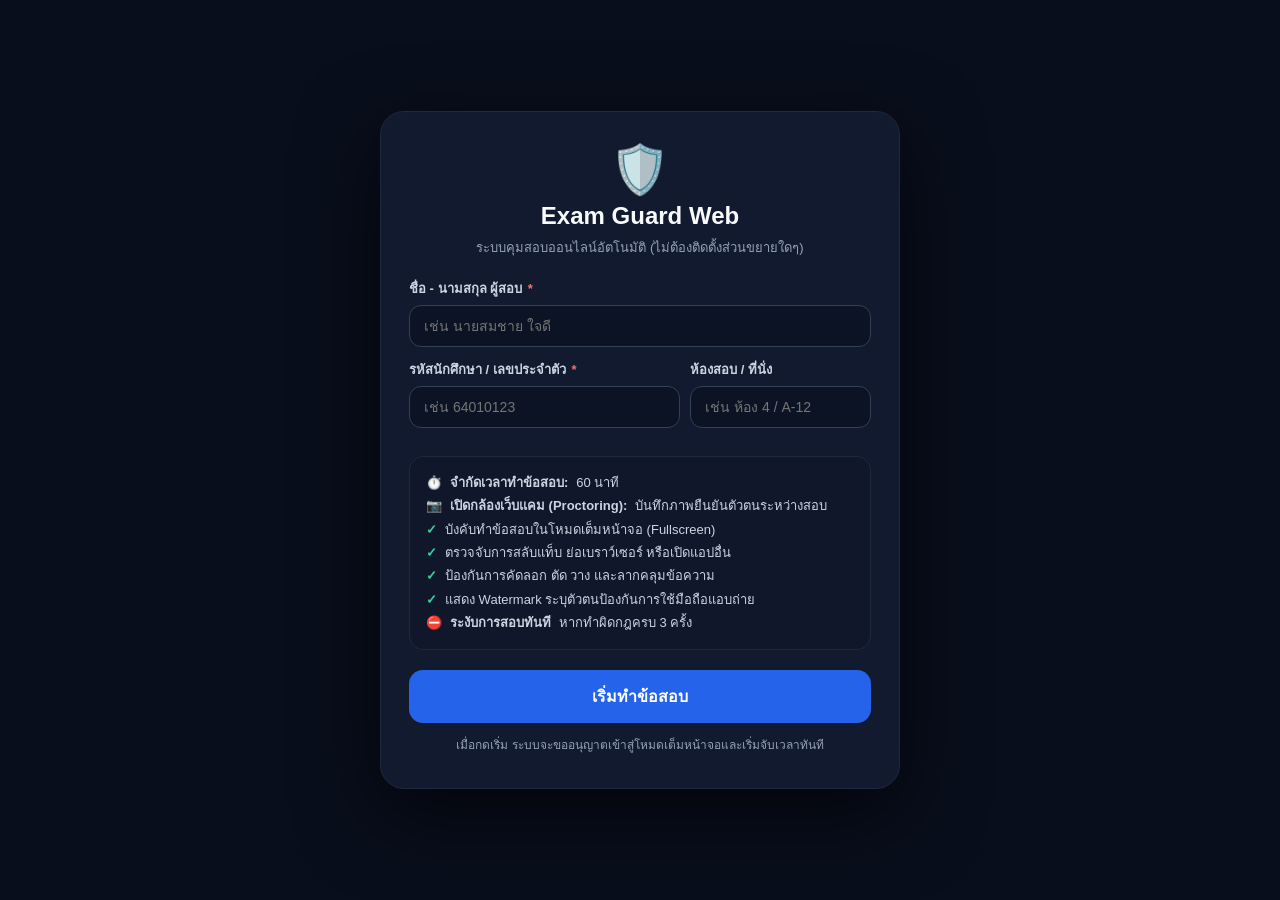
<file: index.html>
<!doctype html>
<html lang="th">
<head>
  <meta charset="utf-8">
  <title>ระบบสอบออนไลน์ Exam Guard - Google Forms Portal</title>
  <meta name="viewport" content="width=device-width, initial-scale=1">

  <!-- =====================================================================
       Exam Guard Web (Standalone Edition - Zero Extension Required)
       รองรับข้อสอบ Google Forms ทุกฟอร์ม (ทั้งของคุณและของคนอื่น)
       ===================================================================== -->
  <script src="portal.js?v=2.4.2"></script>
  <script src="exam-guard-web.js?v=2.4.2"></script>

  <style>
    :root {
      --bg: #0b1120;
      --card: #1e293b;
      --primary: #3b82f6;
      --text: #f8fafc;
      --muted: #94a3b8;
    }
    * { box-sizing: border-box; }
    html, body {
      margin: 0;
      padding: 0;
      width: 100%;
      height: 100%;
      background: var(--bg);
      font-family: -apple-system, BlinkMacSystemFont, "Segoe UI", Roboto, sans-serif;
      color: var(--text);
      overflow: hidden;
    }

    #app-container {
      display: flex;
      flex-direction: column;
      width: 100%;
      height: 100%;
    }

    #top-bar {
      display: none; /* ซ่อนแถบเครื่องมือครูสำหรับนักเรียนเป็นค่าเริ่มต้น */
      height: 48px;
      background: #111a2e;
      border-bottom: 1px solid #1e293b;
      align-items: center;
      justify-content: space-between;
      padding: 0 16px;
      font-size: 13px;
      z-index: 10;
      flex-shrink: 0;
    }
    #top-bar.proctor-visible {
      display: flex;
    }
    .badge-secure {
      background: rgba(16, 185, 129, 0.15);
      border: 1px solid #059669;
      color: #34d399;
      padding: 3px 10px;
      border-radius: 999px;
      font-weight: 700;
      font-size: 11px;
    }
    .top-actions {
      display: flex;
      align-items: center;
      gap: 8px;
    }
    .btn-top {
      background: #1e293b;
      border: 1px solid #334155;
      color: #cbd5e1;
      padding: 5px 12px;
      border-radius: 8px;
      font-size: 12px;
      cursor: pointer;
      font-weight: 600;
      transition: all 0.15s;
    }
    .btn-top:hover {
      background: #334155;
      color: #fff;
    }

    #form-wrapper {
      flex: 1;
      width: 100%;
      height: 100%;
      position: relative;
      background: #f0ebf8;
    }
    #top-bar.proctor-visible ~ #form-wrapper {
      height: calc(100% - 48px);
    }

    iframe#google-form-iframe {
      width: 100%;
      height: 100%;
      border: none;
      display: block;
    }

    /* Modals */
    .modal-overlay {
      display: none;
      position: fixed;
      inset: 0;
      background: rgba(0, 0, 0, 0.75);
      backdrop-filter: blur(6px);
      z-index: 2147483640;
      align-items: center;
      justify-content: center;
      padding: 20px;
    }
    .modal-card {
      background: #182239;
      border: 1px solid #334155;
      border-radius: 18px;
      width: min(580px, 95vw);
      padding: 28px 24px;
      box-shadow: 0 20px 60px rgba(0,0,0,0.6);
      text-align: left;
    }
    .modal-card h2 {
      margin: 0 0 10px;
      font-size: 19px;
      color: #fff;
    }
    .modal-card p {
      margin: 0 0 16px;
      font-size: 13px;
      color: var(--muted);
      line-height: 1.5;
    }
    .input-box {
      display: flex;
      gap: 8px;
      margin-bottom: 16px;
    }
    .modal-input {
      width: 100%;
      padding: 10px 14px;
      border-radius: 10px;
      border: 1px solid #334155;
      background: #0b1324;
      color: #fff;
      font-size: 13px;
      box-sizing: border-box;
    }
    .btn-primary {
      background: var(--primary);
      color: #fff;
      border: 0;
      border-radius: 10px;
      padding: 10px 18px;
      font-weight: 700;
      cursor: pointer;
    }
    .btn-primary:hover { background: #2563eb; }
    .info-tips {
      background: rgba(15, 23, 42, 0.6);
      border: 1px solid #1e293b;
      border-radius: 12px;
      padding: 14px;
      font-size: 12px;
      color: #cbd5e1;
      line-height: 1.6;
    }
    .info-tips strong { color: #60a5fa; }
  </style>
</head>
<body>

  <div id="app-container">
    <!-- แถบด้านบนสำหรับผู้คุมสอบ -->
    <div id="top-bar">
      <div style="display: flex; align-items: center; gap: 10px;">
        <span class="badge-secure">🛡️ Exam Guard Web Portal</span>
        <span style="color: #cbd5e1; font-weight: 600;">แบบทดสอบ Google Forms (Zero Extension)</span>
      </div>
      <div class="top-actions">
        <a href="dashboard.html" class="btn-top" style="background:#673ab7; color:#fff; text-decoration:none; display:inline-flex; align-items:center; gap:4px;">🎛️ แผงควบคุมเปิด-ปิด (Extended Form)</a>
        <button type="button" class="btn-top" id="btn-change-form">⚙️ นำ Google Form อื่นมาใส่</button>
        <button type="button" class="btn-top" id="btn-open-share">🔗 ลิงก์สำหรับส่งให้นักเรียน</button>
        <button type="button" class="btn-top" id="btn-view-snapshots">📷 ดูภาพถ่ายกล้อง</button>
        <button type="button" class="btn-top" id="btn-export-csv">📥 รายงาน (CSV)</button>
        <button type="button" class="btn-top" id="btn-reset-exam" style="color: #f87171;">🔄 รีเซ็ตใหม่</button>
      </div>
    </div>

    <!-- หน้าต่างแสดง Google Forms -->
    <div id="form-wrapper">
      <iframe 
        id="google-form-iframe" 
        src="about:blank" 
        allow="autoplay; fullscreen; camera; microphone"
        loading="lazy">
        กำลังโหลดแบบทดสอบ Google Forms...
      </iframe>
      <div id="empty-form-notice" style="display:none; position:absolute; inset:0; background:#0b1120; align-items:center; justify-content:center; flex-direction:column; padding:24px; text-align:center; z-index:5;">
        <div style="background:#182239; border:1px solid #334155; border-radius:20px; padding:32px 28px; max-width:520px; width:92%; box-shadow:0 20px 60px rgba(0,0,0,0.6);">
          <div style="font-size:48px; margin-bottom:12px;">📝</div>
          <h2 style="color:#fff; margin:0 0 10px; font-size:20px;">ไม่พบลิงก์แบบทดสอบ Google Forms</h2>
          <p style="color:#94a3b8; font-size:14px; margin:0 0 20px; line-height:1.6;">
            หน้านี้ยังไม่ได้ระบุลิงก์ข้อสอบ กรุณาเปิดผ่านลิงก์ที่ได้รับจากครูผู้สอน หรือนำลิงก์ Google Forms มาใส่ด้านล่างนี้เพื่อเริ่มสอบ:
          </p>
          <div style="display:flex; gap:8px; margin-bottom:16px;">
            <input type="url" id="empty-input-form-url" class="modal-input" placeholder="https://docs.google.com/forms/d/e/.../viewform" />
            <button type="button" class="btn-primary" id="empty-btn-load-form" style="white-space:nowrap;">เริ่มสอบ</button>
          </div>
          <div style="font-size:12px; color:#64748b; line-height:1.5;">
            💡 หากคุณเป็นครูผู้คุมสอบ: สามารถกด <strong>Ctrl + Shift + P</strong> เพื่อเปิดแถบเครื่องมือและแชร์ลิงก์ให้นักเรียน
          </div>
        </div>
      </div>
    </div>
  </div>

  <!-- Modal เปลี่ยน Google Form (ของคนอื่น หรือฟอร์มใหม่) -->
  <div id="change-form-modal" class="modal-overlay">
    <div class="modal-card">
      <h2>📝 นำข้อสอบ Google Forms (ของใครก็ได้) มาใส่ที่นี่</h2>
      <p>วางลิงก์ Google Forms ที่ต้องการคุมสอบด้านล่างนี้ ระบบจะโหลดข้อสอบเข้าสู่เกราะป้องกันทันที:</p>

      <div style="margin-bottom: 16px;">
        <label style="display:block; font-size:12px; margin-bottom:6px; color:#cbd5e1;">URL ของ Google Form:</label>
        <input type="url" class="modal-input" id="input-new-form-url" placeholder="https://docs.google.com/forms/d/e/.../viewform" />
      </div>

      <div class="info-tips">
        <strong>💡 ทุก Google Form รองรับระบบป้องกัน 100%:</strong><br>
        ไม่ว่าจะเป็น Google Form ของคุณเอง หรือของครูคนอื่น เพียงแค่นำลิงก์มาเปิดผ่านหน้านี้ ระบบจะเปิดใช้งานการจับเวลา, ลายน้ำ, เปิดกล้องเว็บแคม และบล็อกการสลับแท็บให้อัตโนมัติทันที
      </div>

      <div style="display:flex; justify-content:flex-end; gap:8px; margin-top:18px;">
        <button type="button" class="btn-top" id="btn-close-change-form">ยกเลิก</button>
        <button type="button" class="btn-primary" id="btn-save-form">บันทึกและเปลี่ยนข้อสอบ</button>
      </div>
    </div>
  </div>

  <!-- Modal สำหรับแชร์ลิงก์ให้นักเรียน -->
  <div id="share-modal" class="modal-overlay">
    <div class="modal-card">
      <h2>🔗 ลิงก์เฉพาะสำหรับส่งให้นักเรียนเข้าสอบ</h2>
      <p>ส่งลิงก์หน้านี้ให้นักเรียนเข้าทำข้อสอบแทนลิงก์ Google Forms ตรงๆ โดยที่นักเรียนไม่ต้องติดตั้งส่วนขยายใดๆ ทั้งสิ้น:</p>

      <div class="input-box">
        <input type="text" class="modal-input" id="share-link-input" readonly />
        <button type="button" class="btn-primary" id="btn-copy-share">คัดลอกลิงก์</button>
      </div>

      <div class="info-tips">
        <strong>⚠️ สำคัญมาก:</strong><br>
        - <strong>อย่าส่งลิงก์ <code>docs.google.com/...</code> ตรงๆ</strong> ให้นักเรียน เพราะเว็บ Google ตรงๆ จะไม่มีระบบป้องกันของ Exam Guard<br>
        - <strong>ต้องส่งลิงก์หน้านี้เท่านั้น!</strong> ระบบคุมสอบถึงจะทำงานและล็อกหน้าจอให้นักเรียนทุกคน
      </div>

      <div style="text-align: right; margin-top: 18px;">
        <button type="button" class="btn-top" id="btn-close-share">ปิดหน้าต่าง</button>
      </div>
    </div>
  </div>

</body>
</html>
</file>
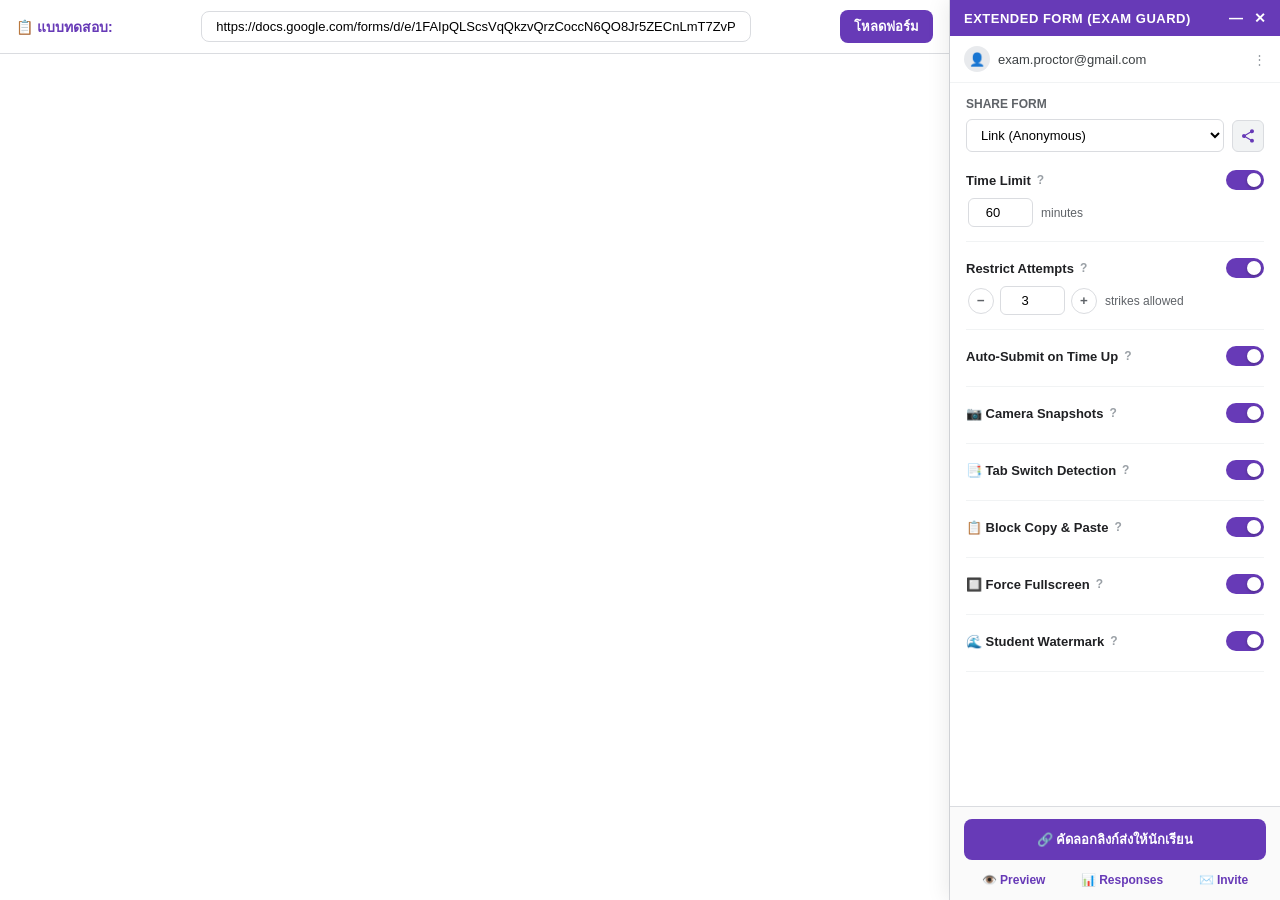
<file: dashboard.html>
<!doctype html>
<html lang="th">
<head>
  <meta charset="utf-8">
  <title>Exam Guard - Extended Form Control Panel</title>
  <meta name="viewport" content="width=device-width, initial-scale=1">
  <style>
    :root {
      --primary: #673ab7;
      --primary-dark: #512da8;
      --primary-light: #d1c4e9;
      --accent: #7c4dff;
      --bg: #f0ebf8;
      --text: #202124;
      --muted: #5f6368;
      --border: #dadce0;
      --sidebar-width: 330px;
    }

    * { box-sizing: border-box; }
    html, body {
      margin: 0;
      padding: 0;
      width: 100%;
      height: 100%;
      font-family: -apple-system, BlinkMacSystemFont, "Segoe UI", Roboto, "Google Sans", sans-serif;
      background: var(--bg);
      color: var(--text);
      overflow: hidden;
    }

    /* Layout */
    #layout {
      display: flex;
      width: 100%;
      height: 100%;
    }

    /* Left: Google Forms Preview */
    #form-container {
      flex: 1;
      height: 100%;
      display: flex;
      flex-direction: column;
      position: relative;
      background: #fdfbff;
      border-right: 1px solid var(--border);
    }

    .form-topbar {
      height: 54px;
      background: #fff;
      border-bottom: 1px solid var(--border);
      display: flex;
      align-items: center;
      justify-content: space-between;
      padding: 0 16px;
      font-size: 14px;
    }

    .form-url-input {
      flex: 1;
      max-width: 550px;
      margin: 0 16px;
      padding: 7px 14px;
      border-radius: 8px;
      border: 1px solid var(--border);
      font-size: 13px;
      outline: none;
    }
    .form-url-input:focus {
      border-color: var(--primary);
    }

    iframe#google-form-frame {
      flex: 1;
      width: 100%;
      height: 100%;
      border: none;
      background: #fff;
    }

    /* Right: Extended Form Sidebar (Exact match to screenshot) */
    #sidebar-panel {
      width: var(--sidebar-width);
      height: 100%;
      background: #ffffff;
      box-shadow: -4px 0 20px rgba(0,0,0,0.08);
      display: flex;
      flex-direction: column;
      z-index: 100;
      flex-shrink: 0;
    }

    /* Sidebar Header */
    .sidebar-header {
      background: var(--primary);
      color: #fff;
      padding: 10px 14px;
      display: flex;
      align-items: center;
      justify-content: space-between;
      font-size: 13px;
      font-weight: 700;
      letter-spacing: 0.5px;
    }
    .header-icons {
      display: flex;
      align-items: center;
      gap: 10px;
      font-size: 14px;
      cursor: pointer;
    }

    /* Profile Row */
    .profile-row {
      display: flex;
      align-items: center;
      justify-content: space-between;
      padding: 10px 14px;
      border-bottom: 1px solid #f1f3f4;
      font-size: 13px;
      color: #3c4043;
    }
    .profile-user {
      display: flex;
      align-items: center;
      gap: 8px;
    }
    .user-avatar {
      width: 26px;
      height: 26px;
      border-radius: 50%;
      background: #e8eaed;
      display: flex;
      align-items: center;
      justify-content: center;
      font-size: 13px;
    }

    /* Sidebar Content Scrollable */
    .sidebar-body {
      flex: 1;
      overflow-y: auto;
      padding: 14px 16px;
    }

    .section-title {
      font-size: 12px;
      font-weight: 600;
      color: var(--muted);
      margin-bottom: 8px;
      text-transform: uppercase;
    }

    /* Share Form Dropdown */
    .share-select-box {
      display: flex;
      align-items: center;
      gap: 8px;
      margin-bottom: 18px;
    }
    .share-select {
      flex: 1;
      padding: 7px 10px;
      border-radius: 6px;
      border: 1px solid var(--border);
      background: #fff;
      font-size: 13px;
      outline: none;
    }
    .btn-share-icon {
      background: #f1f3f4;
      border: 1px solid var(--border);
      border-radius: 6px;
      width: 32px;
      height: 32px;
      display: flex;
      align-items: center;
      justify-content: center;
      cursor: pointer;
      color: var(--primary);
    }
    .btn-share-icon:hover { background: #e8eaed; }

    /* Feature Item Row */
    .feature-item {
      margin-bottom: 16px;
      padding-bottom: 14px;
      border-bottom: 1px solid #f1f3f4;
    }
    .feature-header {
      display: flex;
      align-items: center;
      justify-content: space-between;
      margin-bottom: 6px;
    }
    .feature-label {
      display: flex;
      align-items: center;
      gap: 6px;
      font-size: 13px;
      font-weight: 600;
      color: #202124;
    }
    .icon-help {
      color: #9aa0a6;
      font-size: 12px;
      cursor: help;
    }

    /* Toggle Switch (Material / iOS Style) */
    .switch {
      position: relative;
      display: inline-block;
      width: 38px;
      height: 20px;
    }
    .switch input {
      opacity: 0;
      width: 0;
      height: 0;
    }
    .slider {
      position: absolute;
      cursor: pointer;
      top: 0; left: 0; right: 0; bottom: 0;
      background-color: #dadce0;
      transition: .25s;
      border-radius: 20px;
    }
    .slider:before {
      position: absolute;
      content: "";
      height: 14px;
      width: 14px;
      left: 3px;
      bottom: 3px;
      background-color: white;
      transition: .25s;
      border-radius: 50%;
      box-shadow: 0 1px 3px rgba(0,0,0,0.3);
    }
    input:checked + .slider {
      background-color: var(--primary);
    }
    input:checked + .slider:before {
      transform: translateX(18px);
    }

    /* Input sub-row */
    .sub-input-row {
      display: flex;
      align-items: center;
      gap: 8px;
      margin-top: 8px;
      padding-left: 2px;
    }
    .sub-num-input {
      width: 65px;
      padding: 6px 8px;
      border-radius: 6px;
      border: 1px solid var(--border);
      font-size: 13px;
      text-align: center;
    }
    .sub-unit-label {
      font-size: 12px;
      color: var(--muted);
    }

    /* Counter (+ - buttons) */
    .counter-box {
      display: flex;
      align-items: center;
      gap: 6px;
    }
    .btn-counter {
      width: 26px;
      height: 26px;
      border-radius: 50%;
      border: 1px solid var(--border);
      background: #fff;
      display: flex;
      align-items: center;
      justify-content: center;
      cursor: pointer;
      font-weight: bold;
      color: var(--muted);
    }
    .btn-counter:hover { background: #f1f3f4; color: #000; }

    /* Footer Buttons (Like ExtendedForms) */
    .sidebar-footer {
      border-top: 1px solid var(--border);
      padding: 12px 14px;
      background: #fafafa;
      display: flex;
      flex-direction: column;
      gap: 8px;
    }
    .btn-action-primary {
      width: 100%;
      background: var(--primary);
      color: #fff;
      border: 0;
      border-radius: 8px;
      padding: 10px;
      font-size: 13px;
      font-weight: 700;
      cursor: pointer;
      display: flex;
      align-items: center;
      justify-content: center;
      gap: 6px;
      transition: background 0.15s;
    }
    .btn-action-primary:hover {
      background: var(--primary-dark);
    }

    .footer-links {
      display: flex;
      justify-content: space-around;
      padding-top: 4px;
    }
    .btn-footer-link {
      background: transparent;
      border: 0;
      color: var(--primary);
      font-size: 12px;
      font-weight: 600;
      cursor: pointer;
      display: flex;
      align-items: center;
      gap: 4px;
    }
    .btn-footer-link:hover { text-decoration: underline; }

    /* Share Alert Modal */
    #copy-toast {
      position: fixed;
      bottom: 24px;
      right: 350px;
      background: #202124;
      color: #fff;
      padding: 12px 18px;
      border-radius: 8px;
      font-size: 13px;
      display: none;
      box-shadow: 0 4px 15px rgba(0,0,0,0.3);
      z-index: 1000;
    }
  </style>
</head>
<body>

  <div id="layout">
    <!-- Left: Google Forms Preview Screen -->
    <div id="form-container">
      <div class="form-topbar">
        <div style="display:flex; align-items:center; gap:8px;">
          <strong style="color:var(--primary);">📋 แบบทดสอบ:</strong>
        </div>
        <input 
          type="url" 
          id="custom-form-url" 
          class="form-url-input" 
          value="https://docs.google.com/forms/d/e/1FAIpQLScsVqQkzvQrzCoccN6QO8Jr5ZECnLmT7ZvPnTSs_aVXqd9lOw/viewform"
          placeholder="วางลิงก์ Google Forms ที่นี่"
        />
        <button type="button" class="btn-action-primary" id="btn-reload-form" style="width:auto; padding:6px 14px;">โหลดฟอร์ม</button>
      </div>

      <iframe id="google-form-frame" src="about:blank"></iframe>
    </div>

    <!-- Right: Extended Form Sidebar (Exact Layout from Screenshot) -->
    <div id="sidebar-panel">
      <!-- Title Bar -->
      <div class="sidebar-header">
        <span>EXTENDED FORM (EXAM GUARD)</span>
        <div class="header-icons">
          <span>—</span>
          <span>✕</span>
        </div>
      </div>

      <!-- Profile -->
      <div class="profile-row">
        <div class="profile-user">
          <div class="user-avatar">👤</div>
          <span>exam.proctor@gmail.com</span>
        </div>
        <span style="color:#9aa0a6; cursor:pointer;">⋮</span>
      </div>

      <!-- Body / Toggles -->
      <div class="sidebar-body">
        <div class="section-title">Share Form</div>
        <div class="share-select-box">
          <select class="share-select" id="share-mode">
            <option value="anonymous">Link (Anonymous)</option>
            <option value="restricted">Link (Require Student ID)</option>
          </select>
          <button type="button" class="btn-share-icon" id="btn-share-icon" title="คัดลอกลิงก์">
            <svg width="16" height="16" viewBox="0 0 24 24" fill="currentColor">
              <path d="M18 16.08c-.76 0-1.44.3-1.96.77L8.91 12.7c.05-.23.09-.46.09-.7s-.04-.47-.09-.7l7.05-4.11c.54.5 1.25.81 2.04.81 1.66 0 3-1.34 3-3s-1.34-3-3-3-3 1.34-3 3c0 .24.04.47.09.7L8.04 9.81C7.5 9.31 6.79 9 6 9c-1.66 0-3 1.34-3 3s1.34 3 3 3c.79 0 1.5-.31 2.04-.81l7.12 4.16c-.05.21-.08.43-.08.65 0 1.61 1.31 2.92 2.92 2.92 1.61 0 2.92-1.31 2.92-2.92s-1.31-2.92-2.92-2.92z"/>
            </svg>
          </button>
        </div>

        <!-- 1. Time Limit Toggle -->
        <div class="feature-item">
          <div class="feature-header">
            <span class="feature-label">
              <span>Time Limit</span>
              <span class="icon-help" title="กำหนดเวลาทำข้อสอบ">?</span>
            </span>
            <label class="switch">
              <input type="checkbox" id="toggle-timer" checked>
              <span class="slider"></span>
            </label>
          </div>
          <div class="sub-input-row" id="row-timer">
            <input type="number" id="input-timer" class="sub-num-input" value="60" min="1" max="300">
            <span class="sub-unit-label">minutes</span>
          </div>
        </div>

        <!-- 2. Restrict Attempts / Max Violations -->
        <div class="feature-item">
          <div class="feature-header">
            <span class="feature-label">
              <span>Restrict Attempts</span>
              <span class="icon-help" title="จำนวนครั้งที่ทำผิดกฎได้สูงสุดก่อนตัดสิทธิ์">?</span>
            </span>
            <label class="switch">
              <input type="checkbox" id="toggle-violations" checked>
              <span class="slider"></span>
            </label>
          </div>
          <div class="sub-input-row" id="row-violations">
            <div class="counter-box">
              <button type="button" class="btn-counter" id="btn-viol-minus">−</button>
              <input type="number" id="input-violations" class="sub-num-input" value="3" min="1" max="10" readonly>
              <button type="button" class="btn-counter" id="btn-viol-plus">+</button>
            </div>
            <span class="sub-unit-label">strikes allowed</span>
          </div>
        </div>

        <!-- 3. Auto-Submit after timer ends -->
        <div class="feature-item">
          <div class="feature-header">
            <span class="feature-label">
              <span>Auto-Submit on Time Up</span>
              <span class="icon-help" title="ล็อกหน้าจอข้อสอบทันทีเมื่อหมดเวลา">?</span>
            </span>
            <label class="switch">
              <input type="checkbox" id="toggle-autosubmit" checked>
              <span class="slider"></span>
            </label>
          </div>
        </div>

        <!-- 4. Camera Proctoring -->
        <div class="feature-item">
          <div class="feature-header">
            <span class="feature-label">
              <span>📷 Camera Snapshots</span>
              <span class="icon-help" title="เปิดกล้องเว็บแคมบันทึกภาพยืนยันตัวตน">?</span>
            </span>
            <label class="switch">
              <input type="checkbox" id="toggle-camera" checked>
              <span class="slider"></span>
            </label>
          </div>
        </div>

        <!-- 5. Tab Switch Detection -->
        <div class="feature-item">
          <div class="feature-header">
            <span class="feature-label">
              <span>📑 Tab Switch Detection</span>
              <span class="icon-help" title="ตรวจจับการสลับแท็บ ย่อเบราว์เซอร์">?</span>
            </span>
            <label class="switch">
              <input type="checkbox" id="toggle-tab" checked>
              <span class="slider"></span>
            </label>
          </div>
        </div>

        <!-- 6. Block Copy & Right Click -->
        <div class="feature-item">
          <div class="feature-header">
            <span class="feature-label">
              <span>📋 Block Copy & Paste</span>
              <span class="icon-help" title="บล็อกการคัดลอก ตัด และคลิกขวา">?</span>
            </span>
            <label class="switch">
              <input type="checkbox" id="toggle-copy" checked>
              <span class="slider"></span>
            </label>
          </div>
        </div>

        <!-- 7. Force Fullscreen -->
        <div class="feature-item">
          <div class="feature-header">
            <span class="feature-label">
              <span>🔲 Force Fullscreen</span>
              <span class="icon-help" title="บังคับทำข้อสอบในโหมดเต็มจอ">?</span>
            </span>
            <label class="switch">
              <input type="checkbox" id="toggle-fullscreen" checked>
              <span class="slider"></span>
            </label>
          </div>
        </div>

        <!-- 8. Watermark -->
        <div class="feature-item">
          <div class="feature-header">
            <span class="feature-label">
              <span>🌊 Student Watermark</span>
              <span class="icon-help" title="แสดงลายน้ำชื่อและรหัสป้องกันแอบถ่าย">?</span>
            </span>
            <label class="switch">
              <input type="checkbox" id="toggle-watermark" checked>
              <span class="slider"></span>
            </label>
          </div>
        </div>

      </div>

      <!-- Footer Buttons -->
      <div class="sidebar-footer">
        <button type="button" class="btn-action-primary" id="btn-copy-link">
          🔗 คัดลอกลิงก์ส่งให้นักเรียน
        </button>

        <div class="footer-links">
          <button type="button" class="btn-footer-link" id="btn-preview">
            👁️ Preview
          </button>
          <button type="button" class="btn-footer-link" id="btn-responses">
            📊 Responses
          </button>
          <button type="button" class="btn-footer-link" id="btn-invite">
            ✉️ Invite
          </button>
        </div>
      </div>
    </div>
  </div>

  <div id="copy-toast">✅ คัดลอกลิงก์ข้อสอบเรียบร้อยแล้ว! ส่งให้นักเรียนได้ทันที</div>

  <script src="dashboard.js"></script>
</body>
</html>
</file>
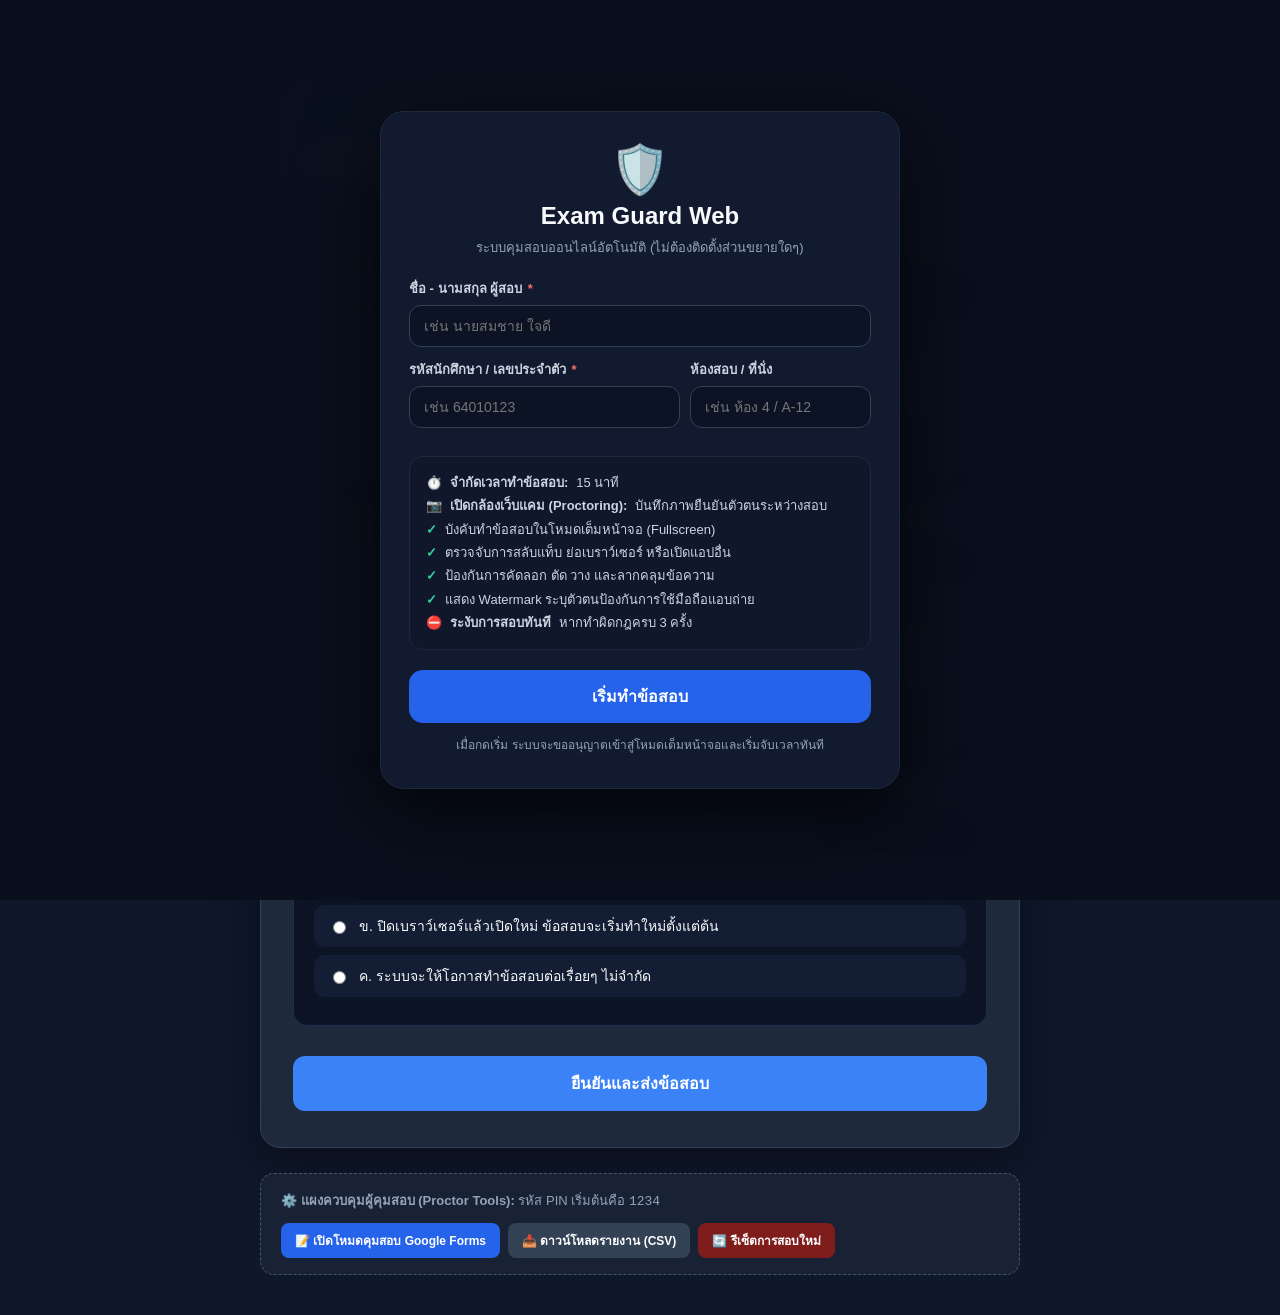
<file: demo-exam-page.html>
<!doctype html>
<html lang="th">
<head>
  <meta charset="utf-8">
  <title>แบบทดสอบวัดความรู้ทั่วไป (Exam Guard Web Demo)</title>
  <meta name="viewport" content="width=device-width, initial-scale=1">
  
  <!-- =====================================================================
       Exam Guard Web (Standalone - ไม่ต้องติดตั้งส่วนขยายใดๆ ทั้งสิ้น)
       เพียงใส่แท็ก <script src="exam-guard-web.js"></script> 
       ผู้สอบเปิดเว็บปุ๊บ ระบบคุมสอบ + ลายน้ำ + จับเวลา + ล็อกหน้าจอจะทำงานทันที!
       ===================================================================== -->
  <script src="demo-exam.js"></script>
  <script src="exam-guard-web.js"></script>

  <style>
    :root {
      --bg: #0f172a;
      --card-bg: #1e293b;
      --card-border: #334155;
      --primary: #3b82f6;
      --text: #f8fafc;
      --text-muted: #94a3b8;
    }
    * { box-sizing: border-box; }
    body {
      margin: 0;
      padding: 60px 20px 40px;
      font-family: -apple-system, BlinkMacSystemFont, "Segoe UI", Roboto, sans-serif;
      background: var(--bg);
      color: var(--text);
    }
    .exam-wrapper {
      max-width: 760px;
      margin: 0 auto;
      background: var(--card-bg);
      border: 1px solid var(--card-border);
      border-radius: 20px;
      padding: 36px 32px;
      box-shadow: 0 15px 45px rgba(0,0,0,0.4);
    }
    .exam-header {
      border-bottom: 1px solid var(--card-border);
      padding-bottom: 20px;
      margin-bottom: 28px;
    }
    .badge-protected {
      display: inline-flex;
      align-items: center;
      gap: 6px;
      background: rgba(16, 185, 129, 0.15);
      border: 1px solid #059669;
      color: #34d399;
      padding: 4px 12px;
      border-radius: 999px;
      font-size: 12px;
      font-weight: 700;
      margin-bottom: 12px;
    }
    h1 { margin: 0 0 8px; font-size: 24px; }
    p.desc { margin: 0; color: var(--text-muted); font-size: 14px; }
    .question-box {
      background: #0b1324;
      border: 1px solid #1e2e4f;
      border-radius: 14px;
      padding: 20px;
      margin-bottom: 20px;
    }
    .q-title {
      font-weight: 700;
      font-size: 15px;
      margin-bottom: 14px;
      color: #93c5fd;
      line-height: 1.5;
    }
    .choice-label {
      display: flex;
      align-items: center;
      gap: 10px;
      padding: 10px 14px;
      border-radius: 10px;
      background: #131d33;
      margin-bottom: 8px;
      cursor: pointer;
      font-size: 14px;
      transition: background 0.15s;
    }
    .choice-label:hover { background: #1c2b4d; }
    .btn-submit {
      width: 100%;
      padding: 15px;
      border-radius: 12px;
      border: 0;
      background: var(--primary);
      color: white;
      font-size: 16px;
      font-weight: 700;
      cursor: pointer;
      margin-top: 10px;
      transition: background 0.15s;
    }
    .btn-submit:hover { background: #2563eb; }

    /* Teacher / Tester Toolbar */
    .tester-toolbar {
      max-width: 760px;
      margin: 25px auto 0;
      padding: 16px 20px;
      background: rgba(30, 41, 59, 0.7);
      border: 1px dashed #475569;
      border-radius: 14px;
      display: flex;
      flex-wrap: wrap;
      align-items: center;
      justify-content: space-between;
      gap: 12px;
      font-size: 13px;
      color: var(--text-muted);
    }
    .toolbar-btns {
      display: flex;
      gap: 8px;
    }
    .btn-tool {
      background: #334155;
      color: #fff;
      border: 0;
      padding: 8px 14px;
      border-radius: 8px;
      font-size: 12px;
      cursor: pointer;
      font-weight: 600;
      transition: background 0.15s;
    }
    .btn-tool:hover { background: #475569; }
    .btn-tool-danger { background: #7f1d1d; }
    .btn-tool-danger:hover { background: #991b1b; }
  </style>
</head>
<body>

  <div class="exam-wrapper" id="exam-container">
    <div class="exam-header">
      <div class="badge-protected">🛡️ คุ้มครองด้วย Exam Guard Web (Zero Extension)</div>
      <h1>แบบทดสอบวัดความรู้ทั่วไปประจำปีการศึกษา</h1>
      <p class="desc">คำชี้แจง: มีทั้งหมด 3 ข้อ จงเลือกคำตอบที่ถูกต้องที่สุด ห้ามสลับแท็บ ย่อเบราว์เซอร์ หรือคัดลอกข้อความ</p>
    </div>

    <!-- ข้อที่ 1 -->
    <div class="question-box">
      <div class="q-title">ข้อที่ 1: ระบบ Exam Guard Web ช่วยคุมสอบออนไลน์อย่างไรโดยไม่ต้องติดตั้ง Extension?</div>
      <label class="choice-label">
        <input type="radio" name="q1" value="1"> ก. ต้องติดตั้งแอปพลิเคชันเสริมลงในเครื่องคอมพิวเตอร์ก่อน
      </label>
      <label class="choice-label">
        <input type="radio" name="q1" value="2"> ข. ทำงานผ่าน JavaScript ในหน้าเว็บโดยตรง ตรวจจับสลับแท็บ คัดลอก ย่อหน้าต่าง และจับเวลาได้ทันทีทุกเบราว์เซอร์
      </label>
      <label class="choice-label">
        <input type="radio" name="q1" value="3"> ค. ส่งข้อสอบไปตรวจที่สำนักงานใหญ่ด้วยไปรษณีย์
      </label>
    </div>

    <!-- ข้อที่ 2 -->
    <div class="question-box">
      <div class="q-title">ข้อที่ 2: หากผู้สอบพยายามกด Ctrl+C รัวๆ หรือลากคลุมข้อความ ระบบจะจัดการอย่างไร?</div>
      <label class="choice-label">
        <input type="radio" name="q1" value="1"> ก. ตัดสิทธิ์การสอบทันทีภายในเสี้ยววินาที
      </label>
      <label class="choice-label">
        <input type="radio" name="q2" value="2"> ข. ลากคลุมข้อความถูกบล็อก (ไม่ตัดสิทธิ์), ส่วน Ctrl+C มี Cooldown 2.5 วินาที นับเพียง 1 ครั้ง ไม่เด้งรัว
      </label>
      <label class="choice-label">
        <input type="radio" name="q2" value="3"> ค. ปล่อยให้คัดลอกได้ตามปกติ
      </label>
    </div>

    <!-- ข้อที่ 3 -->
    <div class="question-box">
      <div class="q-title">ข้อที่ 3: หากผู้สอบทำผิดกฎสะสมครบ 3 ครั้ง หรือหมดเวลาสอบ จะเกิดอะไรขึ้น?</div>
      <label class="choice-label">
        <input type="radio" name="q3" value="1"> ก. หน้าจอจะล็อกถาวรทันที (กด F5 ก็ไม่หาย) ต้องให้อาจารย์ใส่รหัส PIN เพื่อปลดล็อก
      </label>
      <label class="choice-label">
        <input type="radio" name="q3" value="2"> ข. ปิดเบราว์เซอร์แล้วเปิดใหม่ ข้อสอบจะเริ่มทำใหม่ตั้งแต่ต้น
      </label>
      <label class="choice-label">
        <input type="radio" name="q3" value="3"> ค. ระบบจะให้โอกาสทำข้อสอบต่อเรื่อยๆ ไม่จำกัด
      </label>
    </div>

    <button type="button" class="btn-submit" id="btn-submit-exam">
      ยืนยันและส่งข้อสอบ
    </button>
  </div>

  <!-- เครื่องมือสำหรับผู้คุมสอบ / ผู้ทดสอบ -->
  <div class="tester-toolbar">
    <div>⚙️ <strong>แผงควบคุมผู้คุมสอบ (Proctor Tools):</strong> รหัส PIN เริ่มต้นคือ <code>1234</code></div>
    <div class="toolbar-btns">
      <a href="index.html" class="btn-tool" style="background:#2563eb; text-decoration:none; display:inline-flex; align-items:center;">📝 เปิดโหมดคุมสอบ Google Forms</a>
      <button type="button" class="btn-tool" id="btn-demo-export">📥 ดาวน์โหลดรายงาน (CSV)</button>
      <button type="button" class="btn-tool btn-tool-danger" id="btn-demo-reset">🔄 รีเซ็ตการสอบใหม่</button>
    </div>
  </div>

</body>
</html>
</file>
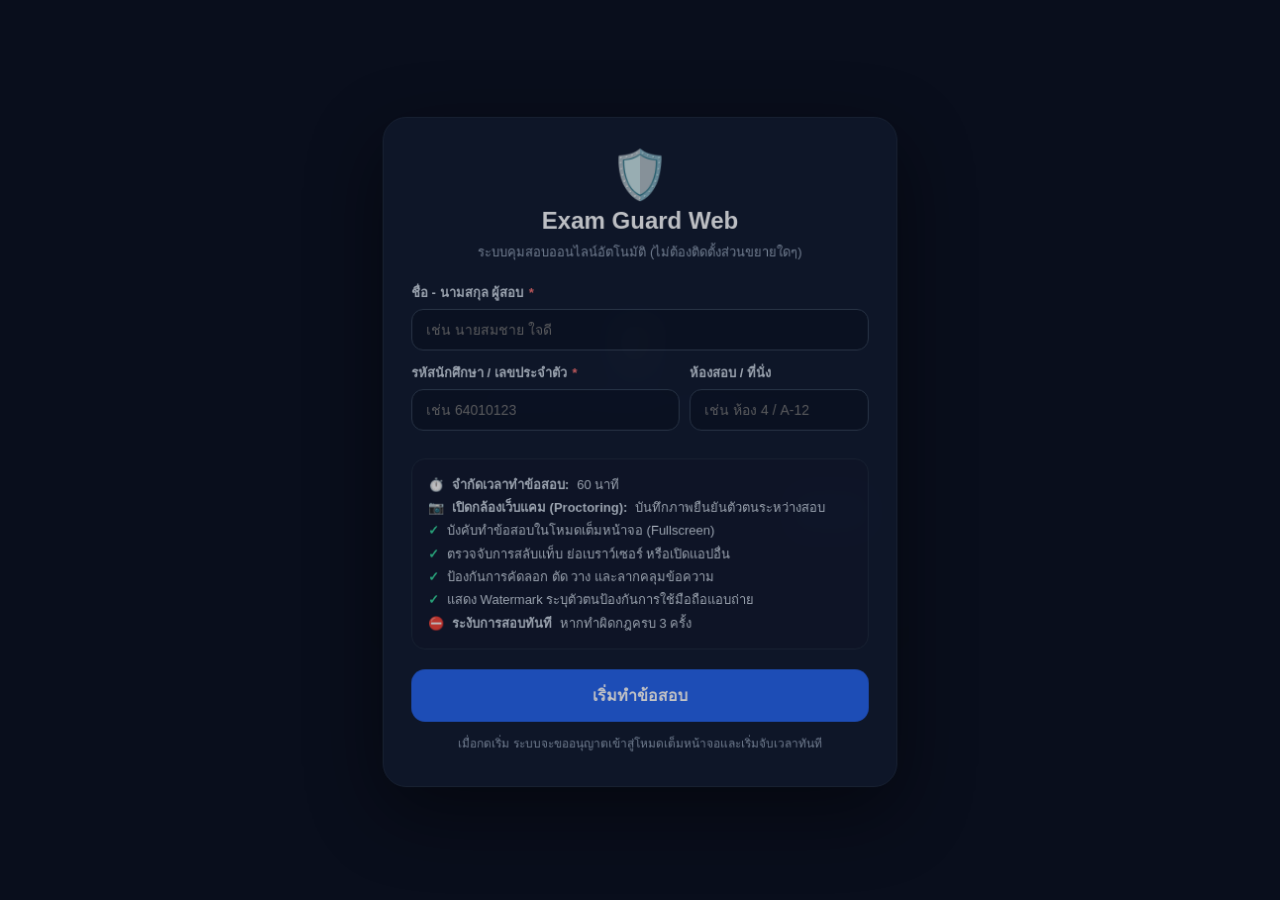
<file: exam-portal.html>
<!doctype html>
<html lang="th">
<head>
  <meta charset="utf-8">
  <meta http-equiv="refresh" content="0; url=index.html">
  <title>กำลังเปลี่ยนเส้นทางไปยังหน้าแบบทดสอบ Exam Guard...</title>
</head>
<body style="font-family: sans-serif; background: #0b1120; color: #f8fafc; display: flex; align-items: center; justify-content: center; height: 100vh; margin: 0;">
  <div style="text-align: center;">
    <h2>กำลังเปิดหน้าระบบสอบ Exam Guard...</h2>
    <p><a href="index.html" style="color: #60a5fa;">คลิกที่นี่หากเบราว์เซอร์ไม่เปลี่ยนหน้าอัตโนมัติ</a></p>
  </div>
</body>
</html>
</file>
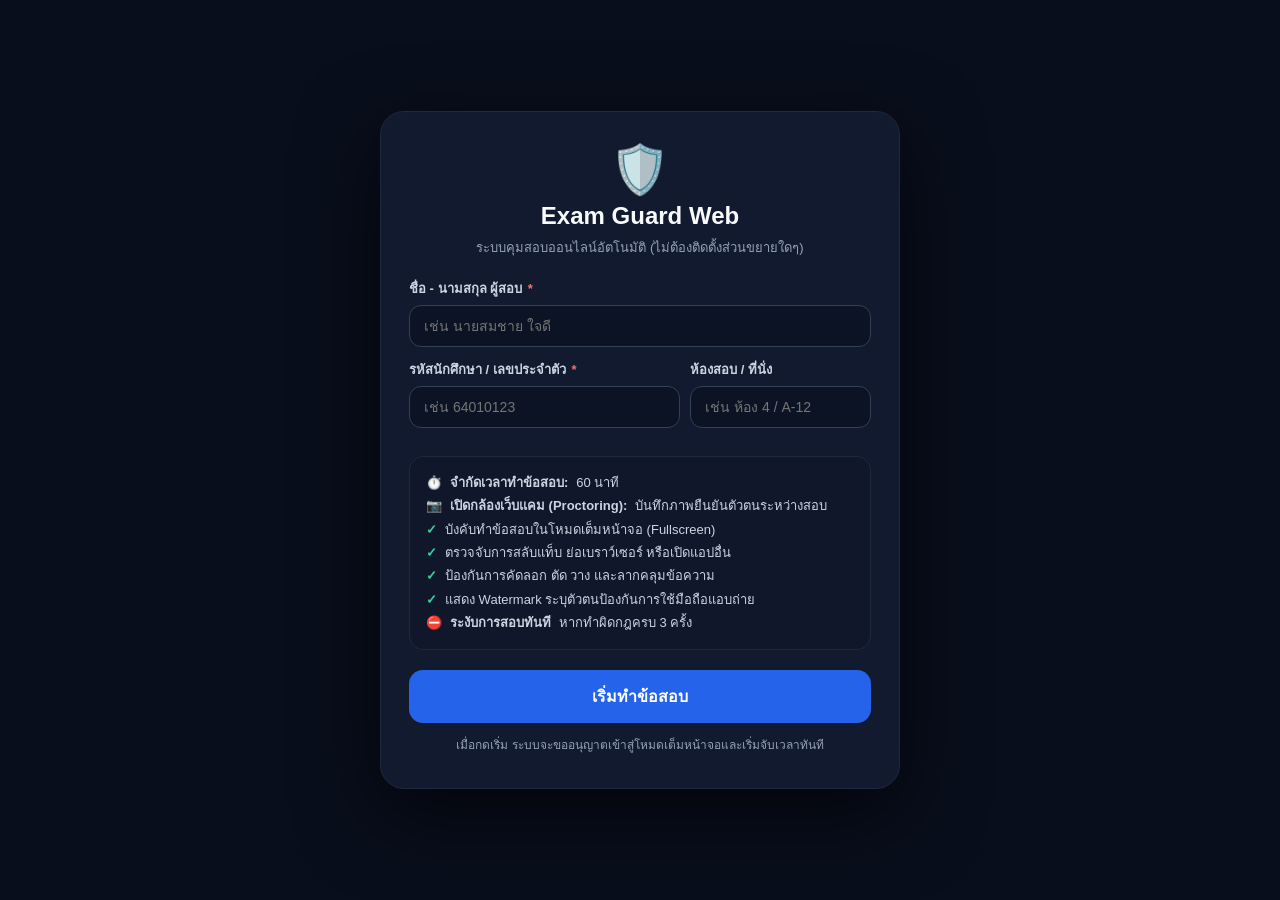
<file: google-forms-exam.html>
<!doctype html>
<html lang="th">
<head>
  <meta charset="utf-8">
  <title>กำลังเปลี่ยนเส้นทางไปยังหน้าแบบทดสอบ Exam Guard...</title>
  <script>
    window.location.replace("index.html" + window.location.search);
  </script>
</head>
<body style="font-family: sans-serif; background: #0b1120; color: #f8fafc; display: flex; align-items: center; justify-content: center; height: 100vh; margin: 0;">
  <div style="text-align: center;">
    <h2>กำลังเปิดหน้าระบบสอบ Exam Guard...</h2>
    <p><a id="redir-link" href="index.html" style="color: #60a5fa;">คลิกที่นี่หากเบราว์เซอร์ไม่เปลี่ยนหน้าอัตโนมัติ</a></p>
  </div>
  <script>
    const a = document.getElementById("redir-link");
    if (a) a.href = "index.html" + window.location.search;
  </script>
</body>
</html>
</file>
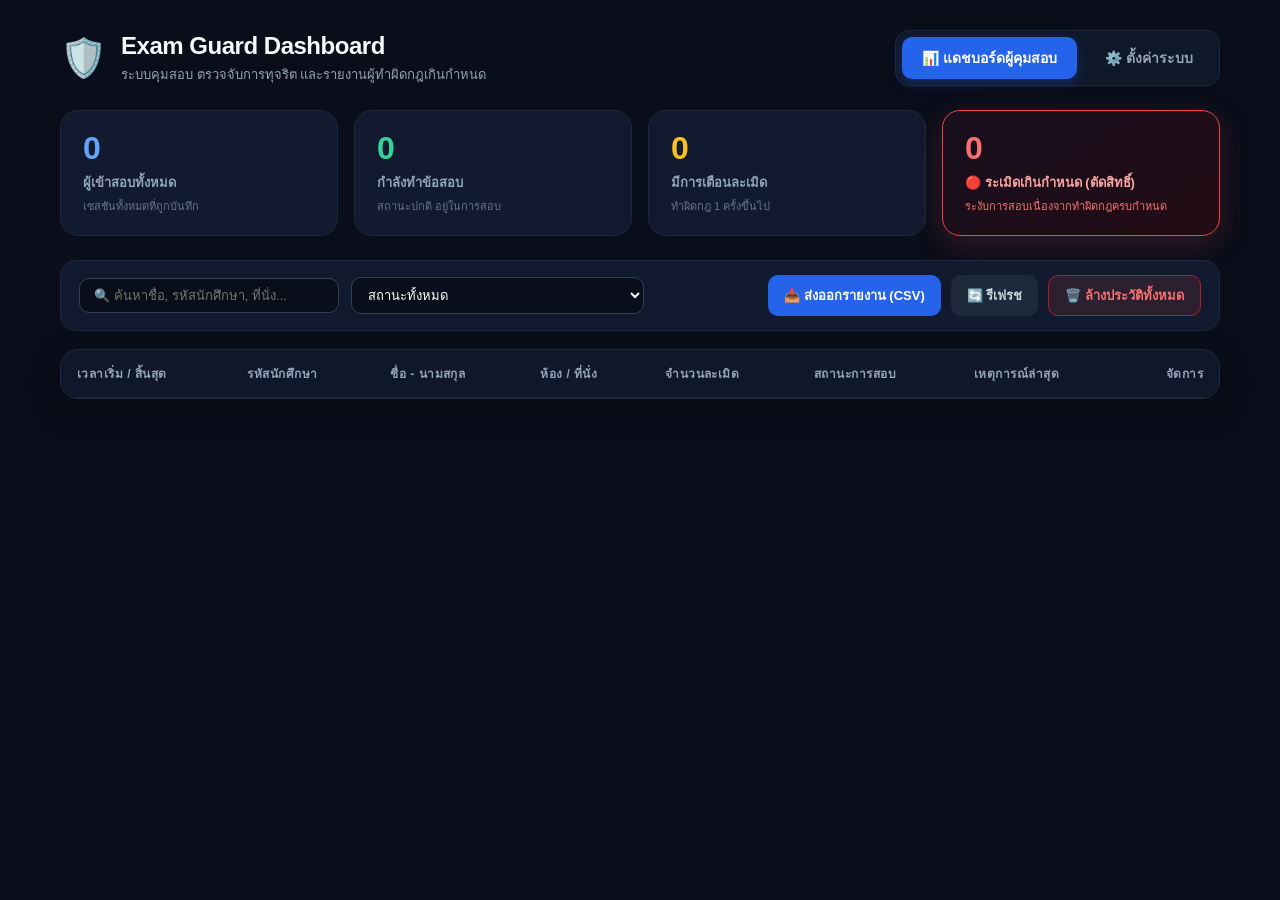
<file: options.html>
<!doctype html>
<html lang="th">
<head>
  <meta charset="utf-8">
  <title>Exam Guard - แดชบอร์ดผู้คุมสอบ & การตั้งค่า</title>
  <meta name="viewport" content="width=device-width, initial-scale=1">
  <style>
    :root {
      --bg: #090e1a;
      --card-bg: #111a2e;
      --card-border: #1e293b;
      --card-hover: #17233d;
      --text: #f8fafc;
      --text-muted: #94a3b8;
      --primary: #2563eb;
      --primary-hover: #1d4ed8;
      --danger: #ef4444;
      --danger-bg: rgba(239, 68, 68, 0.12);
      --danger-border: #b91c1c;
      --warning: #f59e0b;
      --warning-bg: rgba(245, 158, 11, 0.12);
      --success: #10b981;
      --success-bg: rgba(16, 185, 129, 0.12);
      --font: -apple-system, BlinkMacSystemFont, "Segoe UI", Roboto, Helvetica, Arial, sans-serif;
    }

    * { box-sizing: border-box; }
    body {
      margin: 0;
      padding: 0;
      background: var(--bg);
      color: var(--text);
      font-family: var(--font);
      min-height: 100vh;
    }

    .container {
      max-width: 1200px;
      margin: 0 auto;
      padding: 30px 20px 60px;
    }

    /* Header */
    .header {
      display: flex;
      justify-content: space-between;
      align-items: center;
      margin-bottom: 24px;
      flex-wrap: wrap;
      gap: 16px;
    }

    .header-left {
      display: flex;
      align-items: center;
      gap: 14px;
    }

    .header-icon {
      font-size: 38px;
    }

    .header-title h1 {
      margin: 0;
      font-size: 24px;
      font-weight: 800;
      letter-spacing: -0.02em;
    }

    .header-title p {
      margin: 4px 0 0;
      color: var(--text-muted);
      font-size: 13px;
    }

    /* Tabs */
    .tabs {
      display: flex;
      gap: 8px;
      background: #0f172a;
      padding: 6px;
      border-radius: 14px;
      border: 1px solid var(--card-border);
    }

    .tab-btn {
      padding: 10px 20px;
      border-radius: 10px;
      border: 0;
      background: transparent;
      color: var(--text-muted);
      font-size: 14px;
      font-weight: 600;
      cursor: pointer;
      transition: all 0.15s ease;
      display: flex;
      align-items: center;
      gap: 8px;
    }

    .tab-btn:hover {
      color: #fff;
    }

    .tab-btn.active {
      background: var(--primary);
      color: #fff;
      box-shadow: 0 4px 12px rgba(37, 99, 235, 0.3);
    }

    /* Tab Content Panes */
    .tab-pane {
      display: none;
      animation: fadeIn 0.2s ease-in-out;
    }

    .tab-pane.active {
      display: block;
    }

    @keyframes fadeIn {
      from { opacity: 0; transform: translateY(6px); }
      to { opacity: 1; transform: translateY(0); }
    }

    /* Metric Cards */
    .metrics-grid {
      display: grid;
      grid-template-columns: repeat(auto-fit, minmax(240px, 1fr));
      gap: 16px;
      margin-bottom: 24px;
    }

    .metric-card {
      background: var(--card-bg);
      border: 1px solid var(--card-border);
      border-radius: 18px;
      padding: 20px 22px;
      position: relative;
      overflow: hidden;
    }

    .metric-card.danger-highlight {
      border-color: #ef4444;
      background: linear-gradient(145deg, #18101e, #230c14);
      box-shadow: 0 8px 30px rgba(239, 68, 68, 0.2);
    }

    .metric-val {
      font-size: 32px;
      font-weight: 800;
      line-height: 1.1;
      margin-bottom: 6px;
    }

    .metric-label {
      color: var(--text-muted);
      font-size: 13px;
      font-weight: 600;
    }

    .metric-desc {
      font-size: 11px;
      color: #64748b;
      margin-top: 4px;
    }

    /* Controls Bar */
    .controls-bar {
      display: flex;
      justify-content: space-between;
      align-items: center;
      flex-wrap: wrap;
      gap: 12px;
      margin-bottom: 18px;
      background: var(--card-bg);
      border: 1px solid var(--card-border);
      border-radius: 16px;
      padding: 14px 18px;
    }

    .filter-group {
      display: flex;
      align-items: center;
      gap: 12px;
      flex-wrap: wrap;
      flex: 1;
    }

    .search-input {
      background: #090e1a;
      border: 1px solid #334155;
      color: white;
      padding: 9px 14px;
      border-radius: 10px;
      font-size: 13px;
      min-width: 260px;
      outline: none;
    }

    .search-input:focus {
      border-color: var(--primary);
    }

    .filter-select {
      background: #090e1a;
      border: 1px solid #334155;
      color: white;
      padding: 9px 12px;
      border-radius: 10px;
      font-size: 13px;
      outline: none;
    }

    .actions-group {
      display: flex;
      gap: 10px;
    }

    .btn {
      padding: 9px 16px;
      border-radius: 10px;
      border: 0;
      font-size: 13px;
      font-weight: 600;
      cursor: pointer;
      display: inline-flex;
      align-items: center;
      gap: 6px;
      transition: all 0.15s ease;
    }

    .btn-primary { background: var(--primary); color: white; }
    .btn-primary:hover { background: var(--primary-hover); }
    .btn-secondary { background: #1e293b; color: #cbd5e1; }
    .btn-secondary:hover { background: #334155; color: white; }
    .btn-danger { background: var(--danger-bg); color: #f87171; border: 1px solid var(--danger-border); }
    .btn-danger:hover { background: #ef4444; color: white; }

    /* Table */
    .table-container {
      background: var(--card-bg);
      border: 1px solid var(--card-border);
      border-radius: 18px;
      overflow: hidden;
      box-shadow: 0 10px 30px rgba(0, 0, 0, 0.3);
    }

    table {
      width: 100%;
      border-collapse: collapse;
      text-align: left;
      font-size: 13px;
    }

    th {
      background: #0f172a;
      color: var(--text-muted);
      font-weight: 700;
      padding: 14px 16px;
      border-bottom: 1px solid var(--card-border);
      font-size: 12px;
      text-transform: uppercase;
      letter-spacing: 0.04em;
    }

    td {
      padding: 14px 16px;
      border-bottom: 1px solid #1a243b;
      vertical-align: middle;
    }

    tr:last-child td {
      border-bottom: none;
    }

    tr.row-terminated {
      background: rgba(239, 68, 68, 0.06);
    }

    tr:hover {
      background: var(--card-hover);
    }

    /* Badges */
    .badge {
      display: inline-flex;
      align-items: center;
      gap: 5px;
      padding: 4px 10px;
      border-radius: 999px;
      font-size: 11px;
      font-weight: 700;
      white-space: nowrap;
    }

    .badge-term {
      background: var(--danger-bg);
      color: #f87171;
      border: 1px solid var(--danger-border);
    }

    .badge-warn {
      background: var(--warning-bg);
      color: #fbbf24;
      border: 1px solid #d97706;
    }

    .badge-ok {
      background: var(--success-bg);
      color: #34d399;
      border: 1px solid #059669;
    }

    .action-btn-group {
      display: flex;
      gap: 6px;
    }

    .btn-xs {
      padding: 5px 9px;
      border-radius: 8px;
      font-size: 11px;
      font-weight: 600;
      cursor: pointer;
      border: 1px solid #334155;
      background: #1e293b;
      color: #cbd5e1;
    }

    .btn-xs:hover {
      background: #334155;
      color: white;
    }

    .btn-xs-unlock {
      background: rgba(16, 185, 129, 0.15);
      border-color: #059669;
      color: #34d399;
    }
    .btn-xs-unlock:hover {
      background: #10b981;
      color: white;
    }

    /* Empty state */
    .empty-state {
      padding: 60px 20px;
      text-align: center;
      color: var(--text-muted);
    }
    .empty-icon { font-size: 42px; margin-bottom: 12px; }

    /* Modal */
    .modal-backdrop {
      position: fixed;
      inset: 0;
      background: rgba(0, 0, 0, 0.8);
      backdrop-filter: blur(8px);
      z-index: 9999;
      display: none;
      align-items: center;
      justify-content: center;
      padding: 20px;
    }

    .modal {
      background: #111a2e;
      border: 1px solid #283755;
      border-radius: 20px;
      width: min(620px, 96vw);
      max-height: 85vh;
      display: flex;
      flex-direction: column;
      box-shadow: 0 25px 70px rgba(0, 0, 0, 0.6);
      animation: fadeIn 0.2s ease;
    }

    .modal-header {
      padding: 20px 24px;
      border-bottom: 1px solid #1e293b;
      display: flex;
      justify-content: space-between;
      align-items: center;
    }

    .modal-header h3 {
      margin: 0;
      font-size: 18px;
    }

    .modal-close {
      background: transparent;
      border: 0;
      color: var(--text-muted);
      font-size: 20px;
      cursor: pointer;
    }
    .modal-close:hover { color: white; }

    .modal-body {
      padding: 20px 24px;
      overflow-y: auto;
      flex: 1;
    }

    .modal-footer {
      padding: 16px 24px;
      border-top: 1px solid #1e293b;
      display: flex;
      justify-content: flex-end;
      gap: 10px;
    }

    /* Settings Box */
    .settings-card {
      background: var(--card-bg);
      border: 1px solid var(--card-border);
      border-radius: 20px;
      padding: 30px;
      max-width: 800px;
      margin: 0 auto;
    }

    .settings-group {
      margin-bottom: 24px;
    }

    .settings-group label {
      display: block;
      font-size: 14px;
      font-weight: 700;
      margin-bottom: 8px;
    }

    .settings-group input,
    .settings-group textarea {
      width: 100%;
      padding: 12px 14px;
      border-radius: 12px;
      border: 1px solid #334155;
      background: #090e1a;
      color: white;
      font-size: 14px;
      font-family: inherit;
      outline: none;
    }

    .settings-group textarea {
      height: 140px;
      line-height: 1.6;
    }

    .settings-group input:focus,
    .settings-group textarea:focus {
      border-color: var(--primary);
    }

    .settings-hint {
      color: var(--text-muted);
      font-size: 12px;
      margin-top: 6px;
    }

    .checkbox-label {
      display: flex;
      align-items: center;
      gap: 10px;
      cursor: pointer;
      user-select: none;
    }

    .checkbox-label input {
      width: 18px;
      height: 18px;
    }

    #save-msg {
      margin-top: 14px;
      font-weight: 600;
      font-size: 14px;
    }
  </style>
</head>
<body>
  <div class="container">
    <!-- Header -->
    <div class="header">
      <div class="header-left">
        <span class="header-icon">🛡️</span>
        <div class="header-title">
          <h1>Exam Guard Dashboard</h1>
          <p>ระบบคุมสอบ ตรวจจับการทุจริต และรายงานผู้ทำผิดกฎเกินกำหนด</p>
        </div>
      </div>

      <!-- Navigation Tabs -->
      <div class="tabs">
        <button class="tab-btn active" id="tab-btn-dashboard">
          📊 แดชบอร์ดผู้คุมสอบ
        </button>
        <button class="tab-btn" id="tab-btn-settings">
          ⚙️ ตั้งค่าระบบ
        </button>
      </div>
    </div>

    <!-- PANE 1: PROCTOR DASHBOARD -->
    <div class="tab-pane active" id="pane-dashboard">
      <!-- Real-time Alert Banner -->
      <div id="live-alert-banner" style="display: none; background: rgba(239, 68, 68, 0.18); border: 1px solid #ef4444; border-radius: 14px; padding: 14px 18px; margin-bottom: 20px; align-items: center; justify-content: space-between; gap: 14px;">
        <div style="display: flex; align-items: center; gap: 12px;">
          <span style="font-size: 26px;">🚨</span>
          <div>
            <div id="live-alert-title" style="font-weight: 800; color: #f87171; font-size: 15px;">ตรวจพบผู้เข้าสอบถูกระงับการสอบ!</div>
            <div id="live-alert-desc" style="font-size: 13px; color: #fca5a5;">มีผู้ทำผิดกฎการสอบครบกำหนด</div>
          </div>
        </div>
        <button type="button" id="btn-dismiss-alert" style="background: transparent; border: 1px solid rgba(239,68,68,0.5); color: #fca5a5; padding: 6px 12px; border-radius: 8px; cursor: pointer; font-size: 12px;">✕ ปิดการแจ้งเตือน</button>
      </div>

      <!-- Metric Cards -->
      <div class="metrics-grid">
        <div class="metric-card">
          <div class="metric-val" id="metric-total" style="color: #60a5fa;">0</div>
          <div class="metric-label">ผู้เข้าสอบทั้งหมด</div>
          <div class="metric-desc">เซสชันทั้งหมดที่ถูกบันทึก</div>
        </div>

        <div class="metric-card">
          <div class="metric-val" id="metric-active" style="color: #34d399;">0</div>
          <div class="metric-label">กำลังทำข้อสอบ</div>
          <div class="metric-desc">สถานะปกติ อยู่ในการสอบ</div>
        </div>

        <div class="metric-card">
          <div class="metric-val" id="metric-warned" style="color: #fbbf24;">0</div>
          <div class="metric-label">มีการเตือนละเมิด</div>
          <div class="metric-desc">ทำผิดกฎ 1 ครั้งขึ้นไป</div>
        </div>

        <div class="metric-card danger-highlight">
          <div class="metric-val" id="metric-terminated" style="color: #f87171;">0</div>
          <div class="metric-label" style="color: #fca5a5;">🔴 ระเมิดเกินกำหนด (ตัดสิทธิ์)</div>
          <div class="metric-desc" style="color: #f87171;">ระงับการสอบเนื่องจากทำผิดกฎครบกำหนด</div>
        </div>
      </div>

      <!-- Controls & Search -->
      <div class="controls-bar">
        <div class="filter-group">
          <input type="text" id="search-input" class="search-input" placeholder="🔍 ค้นหาชื่อ, รหัสนักศึกษา, ที่นั่ง..." />
          <select id="status-filter" class="filter-select">
            <option value="all">สถานะทั้งหมด</option>
            <option value="terminated">🔴 เฉพาะผู้ที่ระเมิดเกินกำหนด (Terminated)</option>
            <option value="timeup">⌛ หมดเวลาสอบ (Time's Up)</option>
            <option value="warned">🟡 มีการละเมิด (Violated)</option>
            <option value="active">🟢 กำลังสอบตามปกติ (Active)</option>
          </select>
        </div>

        <div class="actions-group">
          <button id="btn-export" class="btn btn-primary">📥 ส่งออกรายงาน (CSV)</button>
          <button id="btn-refresh" class="btn btn-secondary">🔄 รีเฟรช</button>
          <button id="btn-clear-all" class="btn btn-danger">🗑️ ล้างประวัติทั้งหมด</button>
        </div>
      </div>

      <!-- Examinees Table -->
      <div class="table-container">
        <table>
          <thead>
            <tr>
              <th>เวลาเริ่ม / สิ้นสุด</th>
              <th>รหัสนักศึกษา</th>
              <th>ชื่อ - นามสกุล</th>
              <th>ห้อง / ที่นั่ง</th>
              <th>จำนวนละเมิด</th>
              <th>สถานะการสอบ</th>
              <th>เหตุการณ์ล่าสุด</th>
              <th style="text-align: right;">จัดการ</th>
            </tr>
          </thead>
          <tbody id="examinees-table-body">
            <!-- Injected by options.js -->
          </tbody>
        </table>
        <div id="table-empty" class="empty-state" style="display: none;">
          <div class="empty-icon">📝</div>
          <div>ยังไม่พบประวัติการเข้าสอบ หรือไม่มีข้อมูลตรงกับคำค้นหา</div>
        </div>
      </div>
    </div>

    <!-- PANE 2: SYSTEM SETTINGS -->
    <div class="tab-pane" id="pane-settings">
      <div class="settings-card">
        <h2 style="margin-top: 0; font-size: 20px;">⚙️ การตั้งค่าระบบ Exam Guard</h2>
        <p style="color: var(--text-muted); font-size: 13px; margin-bottom: 24px;">
          กำหนดค่า URL ที่ต้องการให้ระบบป้องกันเริ่มทำงาน ระยะเวลาสอบ และเงื่อนไขการระงับการสอบ
        </p>

        <div class="settings-group">
          <label>URL รูปแบบข้อสอบ (Exam URL Patterns)</label>
          <textarea id="setting-patterns" placeholder="https://exam.example.com/exam/*"></textarea>
          <div class="settings-hint">
            ระบุ URL หนึ่งรายการต่อหนึ่งบรรทัด (สามารถใช้เครื่องหมาย * ท้าย URL สำหรับจับคู่ Subpath)
          </div>
        </div>

        <!-- Timer Settings -->
        <div style="background: #0b1324; border: 1px solid #1e293b; border-radius: 14px; padding: 18px 20px; margin-bottom: 22px;">
          <div style="font-weight: 700; font-size: 14px; color: #60a5fa; margin-bottom: 12px; display: flex; align-items: center; gap: 8px;">
            <span>⏱️</span> ระบบตั้งเวลาสอบ (Exam Timer)
          </div>
          <div style="display: flex; gap: 16px; flex-wrap: wrap;">
            <div class="settings-group" style="flex: 1; min-width: 200px; margin-bottom: 0;">
              <label>ระยะเวลาสอบ (นาที)</label>
              <input type="number" id="setting-duration" min="1" max="360" value="60" />
              <div class="settings-hint">เวลาที่ให้นักเรียนทำข้อสอบ (เช่น 60 นาที หรือ 120 นาที)</div>
            </div>
            <div class="settings-group" style="flex: 1.2; min-width: 220px; display: flex; align-items: center; margin-bottom: 0; padding-top: 18px;">
              <label class="checkbox-label">
                <input type="checkbox" id="setting-enable-timer" checked />
                <span>เปิดใช้งานระบบจำกัดเวลาสอบ (Countdown Timer)</span>
              </label>
            </div>
          </div>
        </div>

        <div style="display: flex; gap: 16px; flex-wrap: wrap;">
          <div class="settings-group" style="flex: 1; min-width: 200px;">
            <label>จำนวนครั้งที่ละเมิดได้สูงสุดก่อนระงับการสอบ</label>
            <input type="number" id="setting-max" min="1" max="20" />
            <div class="settings-hint">ค่าเริ่มต้นคือ 3 ครั้ง เมื่อครบจำนวนนี้ระบบจะหยุดการสอบทันที</div>
          </div>

          <div class="settings-group" style="flex: 1; min-width: 200px;">
            <label>รหัส PIN ผู้คุมสอบ (สำหรับปลดล็อกหน้าจอ/เพิ่มเวลา)</label>
            <input type="text" id="setting-pin" placeholder="เช่น 1234" />
            <div class="settings-hint">รหัสสำหรับอาจารย์เพื่อปลดล็อกหน้าจอหรือเพิ่มเวลาให้นักเรียน</div>
          </div>
        </div>

        <div class="settings-group">
          <label class="checkbox-label">
            <input type="checkbox" id="setting-req-info" checked />
            <span>บังคับให้นักเรียนกรอกชื่อและรหัสนักศึกษาก่อนเริ่มทำข้อสอบ</span>
          </label>
        </div>

        <button id="btn-save-settings" class="btn btn-primary" style="padding: 12px 24px; font-size: 14px;">
          💾 บันทึกการตั้งค่า
        </button>
        <div id="save-msg"></div>
      </div>
    </div>
  </div>

  <!-- Detail Modal for Violation Timeline -->
  <div class="modal-backdrop" id="modal-detail">
    <div class="modal">
      <div class="modal-header">
        <h3 id="modal-title">📋 บันทึกประวัติการละเมิดกฎการสอบ</h3>
        <button class="modal-close" id="modal-close">&times;</button>
      </div>
      <div class="modal-body" id="modal-content">
        <!-- Injected by options.js -->
      </div>
      <div class="modal-footer">
        <button class="btn btn-secondary" id="modal-btn-close">ปิดหน้าต่าง</button>
      </div>
    </div>
  </div>

  <script src="options.js"></script>
</body>
</html>
</file>
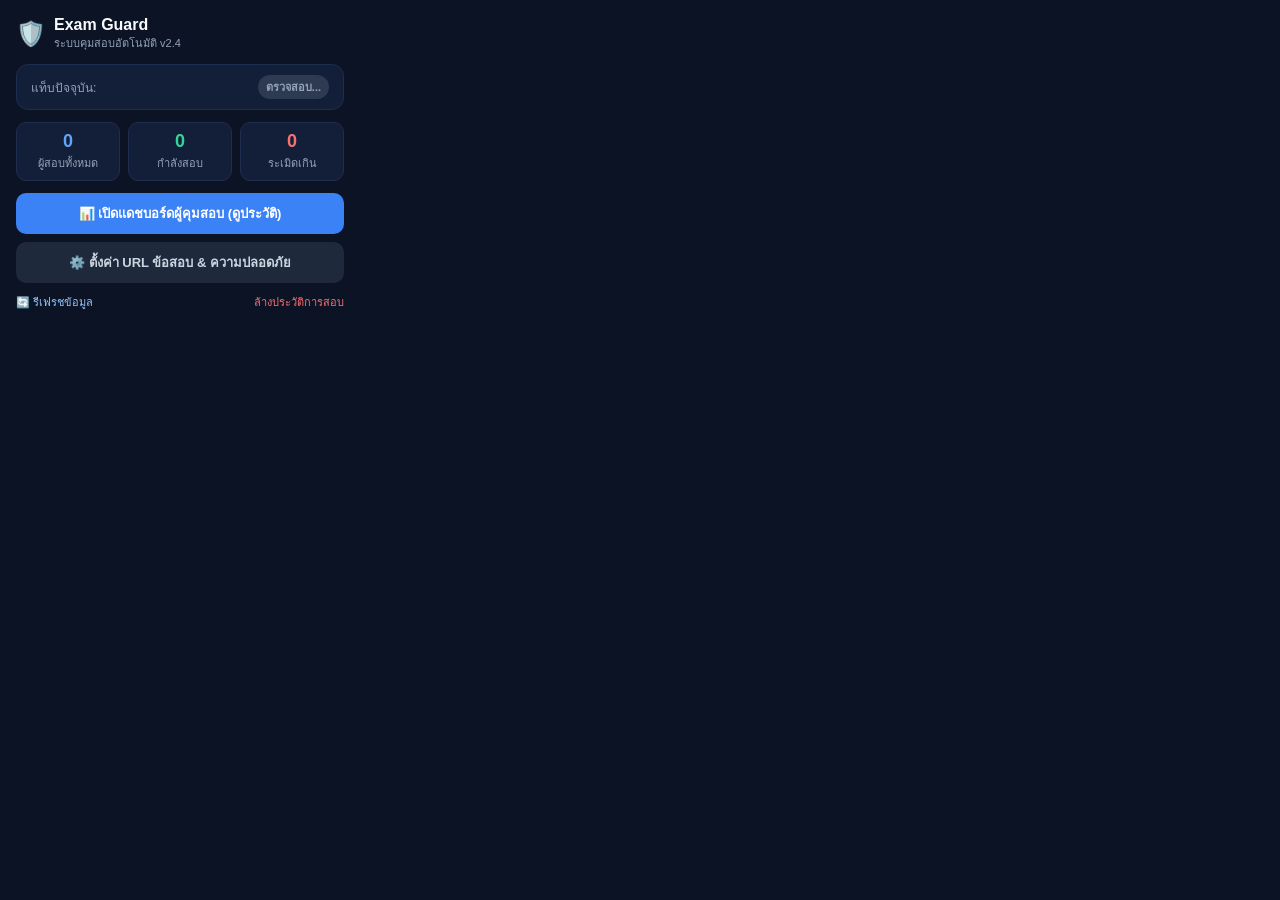
<file: popup.html>
<!doctype html>
<html lang="th">
<head>
  <meta charset="utf-8">
  <title>Exam Guard Proctor</title>
  <style>
    :root {
      --bg: #0b1324;
      --card-bg: #131f38;
      --card-border: #1e2e4f;
      --text: #f8fafc;
      --text-muted: #94a3b8;
      --primary: #3b82f6;
      --primary-hover: #2563eb;
      --danger: #ef4444;
      --danger-bg: rgba(239, 68, 68, 0.15);
      --warning: #f59e0b;
      --success: #10b981;
    }

    * { box-sizing: border-box; }
    body {
      width: 360px;
      margin: 0;
      padding: 16px;
      font-family: -apple-system, BlinkMacSystemFont, "Segoe UI", Roboto, Helvetica, Arial, sans-serif;
      background: var(--bg);
      color: var(--text);
    }

    .eg-header {
      display: flex;
      align-items: center;
      justify-content: space-between;
      margin-bottom: 12px;
    }

    .eg-header-left {
      display: flex;
      align-items: center;
      gap: 8px;
    }

    .eg-header-icon {
      font-size: 24px;
    }

    .eg-header h2 {
      margin: 0;
      font-size: 16px;
      font-weight: 700;
    }

    .eg-version {
      font-size: 11px;
      color: var(--text-muted);
    }

    /* Current Tab Status */
    .eg-tab-box {
      background: var(--card-bg);
      border: 1px solid var(--card-border);
      border-radius: 12px;
      padding: 10px 14px;
      margin-bottom: 12px;
      font-size: 12px;
    }

    .eg-tab-row {
      display: flex;
      justify-content: space-between;
      align-items: center;
    }

    .badge-status {
      padding: 3px 8px;
      border-radius: 999px;
      font-size: 11px;
      font-weight: 600;
    }
    .badge-active { background: rgba(16, 185, 129, 0.2); color: #34d399; }
    .badge-inactive { background: rgba(148, 163, 184, 0.2); color: #94a3b8; }
    .badge-danger { background: var(--danger-bg); color: #f87171; border: 1px solid #b91c1c; }

    /* Alert Banner for Terminated Students */
    #alert-box {
      display: none;
      background: #2a0b12;
      border: 1px solid var(--danger);
      border-radius: 12px;
      padding: 12px 14px;
      margin-bottom: 12px;
      animation: alertPulse 2s infinite ease-in-out;
    }

    @keyframes alertPulse {
      0%, 100% { box-shadow: 0 0 0 0 rgba(239, 68, 68, 0.4); }
      50% { box-shadow: 0 0 10px 2px rgba(239, 68, 68, 0.3); }
    }

    .alert-header {
      display: flex;
      align-items: center;
      gap: 6px;
      color: #fca5a5;
      font-size: 13px;
      font-weight: 700;
      margin-bottom: 6px;
    }

    .terminated-list {
      max-height: 120px;
      overflow-y: auto;
      margin: 0;
      padding: 0;
      list-style: none;
      font-size: 12px;
    }

    .terminated-item {
      padding: 6px 8px;
      background: rgba(0, 0, 0, 0.35);
      border-radius: 6px;
      margin-bottom: 4px;
      display: flex;
      justify-content: space-between;
      align-items: center;
    }

    .terminated-item strong {
      color: #fca5a5;
    }

    .terminated-item span {
      color: #94a3b8;
      font-size: 11px;
    }

    /* Stats Grid */
    .eg-stats-grid {
      display: grid;
      grid-template-columns: 1fr 1fr 1fr;
      gap: 8px;
      margin-bottom: 12px;
    }

    .eg-stat-card {
      background: var(--card-bg);
      border: 1px solid var(--card-border);
      border-radius: 10px;
      padding: 8px;
      text-align: center;
    }

    .eg-stat-val {
      font-size: 18px;
      font-weight: 800;
    }

    .eg-stat-label {
      font-size: 11px;
      color: var(--text-muted);
      margin-top: 2px;
    }

    /* Action Buttons */
    .eg-btn {
      width: 100%;
      padding: 10px;
      border: 0;
      border-radius: 10px;
      font-weight: 700;
      font-size: 13px;
      cursor: pointer;
      display: flex;
      align-items: center;
      justify-content: center;
      gap: 8px;
      margin-bottom: 8px;
      transition: all 0.15s ease;
    }

    .eg-btn-primary {
      background: var(--primary);
      color: white;
    }
    .eg-btn-primary:hover {
      background: var(--primary-hover);
    }

    .eg-btn-secondary {
      background: #1e293b;
      color: #cbd5e1;
    }
    .eg-btn-secondary:hover {
      background: #334155;
      color: white;
    }

    .eg-footer-links {
      display: flex;
      justify-content: space-between;
      margin-top: 10px;
      font-size: 11px;
    }

    .eg-link {
      color: #93c5fd;
      text-decoration: none;
      cursor: pointer;
    }
    .eg-link:hover {
      text-decoration: underline;
    }
    .eg-link-danger {
      color: #f87171;
    }
  </style>
</head>
<body>
  <div class="eg-header">
    <div class="eg-header-left">
      <span class="eg-header-icon">🛡️</span>
      <div>
        <h2>Exam Guard</h2>
        <div class="eg-version">ระบบคุมสอบอัตโนมัติ v2.4</div>
      </div>
    </div>
  </div>

  <!-- Current Tab Detection -->
  <div class="eg-tab-box">
    <div class="eg-tab-row">
      <span style="color: var(--text-muted);">แท็บปัจจุบัน:</span>
      <span id="tab-status" class="badge-status badge-inactive">ตรวจสอบ...</span>
    </div>
    <div id="tab-student" style="margin-top: 6px; display: none; color: #cbd5e1;"></div>
    <div id="tab-timer" style="margin-top: 4px; display: none; color: #60a5fa; font-weight: 700; font-family: monospace;"></div>
  </div>

  <!-- Special Google Forms Detection Box -->
  <div id="gform-box" style="display: none; background: #2e1065; border: 1px solid #7c3aed; border-radius: 12px; padding: 12px; margin-bottom: 12px;">
    <div style="display:flex; align-items:center; gap:8px; margin-bottom:8px;">
      <span style="font-size:20px;">📝</span>
      <div>
        <strong style="color:#d8b4fe; font-size:13px;">ตรวจพบหน้า Google Forms</strong>
        <div style="color:#c4b5fd; font-size:11px;">เปิดแผงควบคุม Extended Form เพื่อตั้งค่าสอบ</div>
      </div>
    </div>
    <button id="btn-open-gform-sidebar" class="eg-btn" style="background:#7c3aed; color:#fff; font-size:13px; margin-bottom:6px; cursor:pointer;">
      🎛️ เปิดแผงควบคุม Extended Form บนหน้านี้
    </button>
    <button id="btn-open-dashboard" class="eg-btn eg-btn-secondary" style="font-size:12px; padding:8px; cursor:pointer;">
      🌐 เปิดหน้า Dashboard เต็มจอ
    </button>
  </div>

  <!-- Red Alert Box for Terminated Examinees -->
  <div id="alert-box">
    <div class="alert-header">
      <span>🚨</span>
      <span id="alert-title">พบผู้ทำผิดกฎเกินกำหนด!</span>
    </div>
    <ul class="terminated-list" id="terminated-list">
      <!-- Injected by popup.js -->
    </ul>
  </div>

  <!-- Overview Stats -->
  <div class="eg-stats-grid">
    <div class="eg-stat-card">
      <div class="eg-stat-val" id="stat-total" style="color: #60a5fa;">0</div>
      <div class="eg-stat-label">ผู้สอบทั้งหมด</div>
    </div>
    <div class="eg-stat-card">
      <div class="eg-stat-val" id="stat-active" style="color: #34d399;">0</div>
      <div class="eg-stat-label">กำลังสอบ</div>
    </div>
    <div class="eg-stat-card">
      <div class="eg-stat-val" id="stat-terminated" style="color: #f87171;">0</div>
      <div class="eg-stat-label">ระเมิดเกิน</div>
    </div>
  </div>

  <!-- Quick Actions -->
  <button id="btn-dashboard" class="eg-btn eg-btn-primary">
    📊 เปิดแดชบอร์ดผู้คุมสอบ (ดูประวัติ)
  </button>
  <button id="btn-settings" class="eg-btn eg-btn-secondary">
    ⚙️ ตั้งค่า URL ข้อสอบ & ความปลอดภัย
  </button>

  <div class="eg-footer-links">
    <a href="#" class="eg-link" id="link-refresh">🔄 รีเฟรชข้อมูล</a>
    <a href="#" class="eg-link eg-link-danger" id="link-reset">ล้างประวัติการสอบ</a>
  </div>

  <script src="popup.js"></script>
</body>
</html>
</file>
